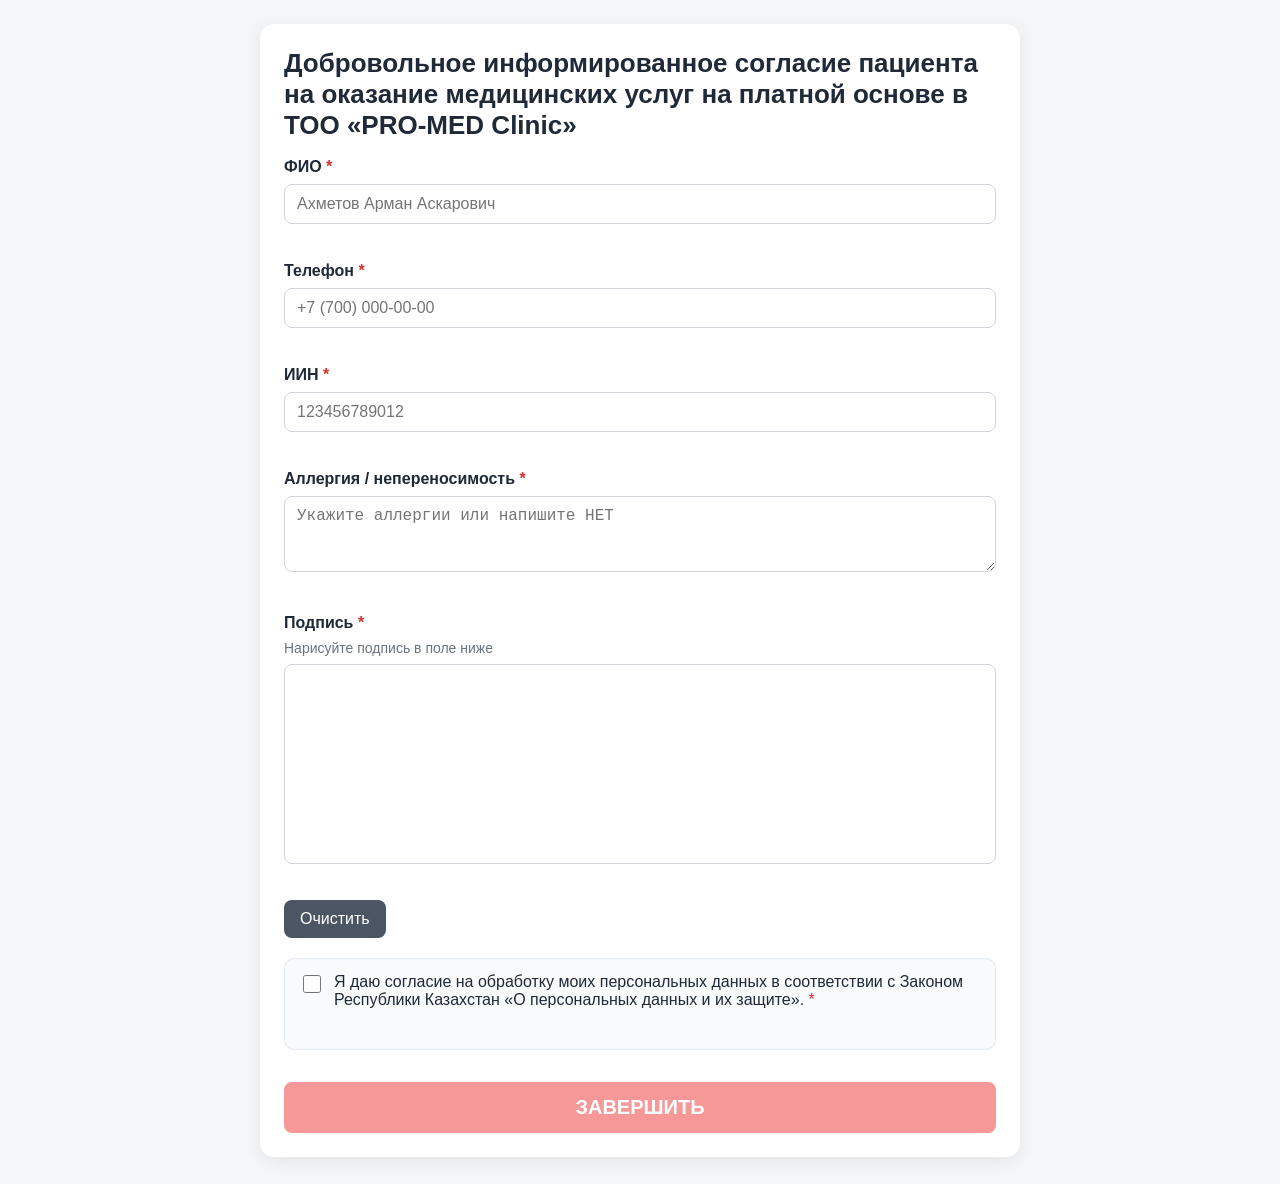
<file: index.html>
<!DOCTYPE html>
<html lang="ru">
<head>
  <meta charset="UTF-8" />
  <meta name="viewport" content="width=device-width, initial-scale=1.0" />
  <title>Согласие на обработку персональных данных</title>
  <link rel="stylesheet" href="style.css" />
</head>
<body>
  <div class="container">
    <h1>Добровольное информированное согласие пациента на оказание медицинских услуг на платной основе в ТОО
        «PRO-MED Clinic»
</h1>

    <form id="consentForm" novalidate>
      <!-- ФИО -->
      <div class="form-group">
        <label for="fio">ФИО <span class="required">*</span></label>
        <input type="text" id="fio" placeholder="Ахметов Арман Аскарович" autocomplete="name" />
        <div id="fio-error" class="error-text"></div>
      </div>

      <!-- Телефон -->
      <div class="form-group">
        <label for="phone">Телефон <span class="required">*</span></label>
        <input type="text" id="phone" placeholder="+7 (700) 000-00-00" maxlength="18" autocomplete="tel" />
        <div id="phone-error" class="error-text"></div>
      </div>

      <!-- ИИН -->
      <div class="form-group">
        <label for="iin">ИИН <span class="required">*</span></label>
        <input type="text" id="iin" placeholder="123456789012" maxlength="12" inputmode="numeric" />
        <div id="iin-error" class="error-text"></div>
      </div>

      <!-- Аллергия -->
      <div class="form-group">
        <label for="allergy">Аллергия / непереносимость <span class="required">*</span></label>
        <textarea id="allergy" rows="3" placeholder="Укажите аллергии или напишите НЕТ"></textarea>
        <div id="allergy-error" class="error-text"></div>
      </div>

      <!-- Подпись -->
      <div class="form-group">
        <label>Подпись <span class="required">*</span></label>
        <p class="hint">Нарисуйте подпись в поле ниже</p>
        <canvas id="signatureCanvas"></canvas>
        <div id="signature-error" class="error-text"></div>
        <div class="signature-actions">
          <button type="button" id="clearSignature" class="btn-secondary">Очистить</button>
        </div>
      </div>

      <!-- Согласие на обработку ПД -->
      <div class="form-group consent-group">
        <label class="checkbox-label">
          <input type="checkbox" id="consentCheckbox" />
          <span>
            Я даю согласие на обработку моих персональных данных в соответствии
            с Законом Республики Казахстан «О персональных данных и их защите».
            <span class="required">*</span>
          </span>
        </label>
        <div id="consent-error" class="error-text"></div>
      </div>

      <!-- Кнопка отправки -->
      <button type="submit" class="btn-submit" id="submitBtn" disabled>ЗАВЕРШИТЬ</button>
    </form>

    <!-- Сообщение об ошибке -->
    <div id="errorMessage" class="alert alert-error" style="display:none;"></div>
  </div>

  <!-- Модальное окно загрузки -->
  <div id="loadingModal" class="modal" style="display:none;">
    <div class="modal-card">
      <div class="spinner"></div>
      <h3>Формируем соглашение…</h3>
      <p>Обычно это занимает меньше минуты</p>
    </div>
  </div>

  <script src="config.js"></script>
  <script src="script.js"></script>
</body>
</html>
</file>
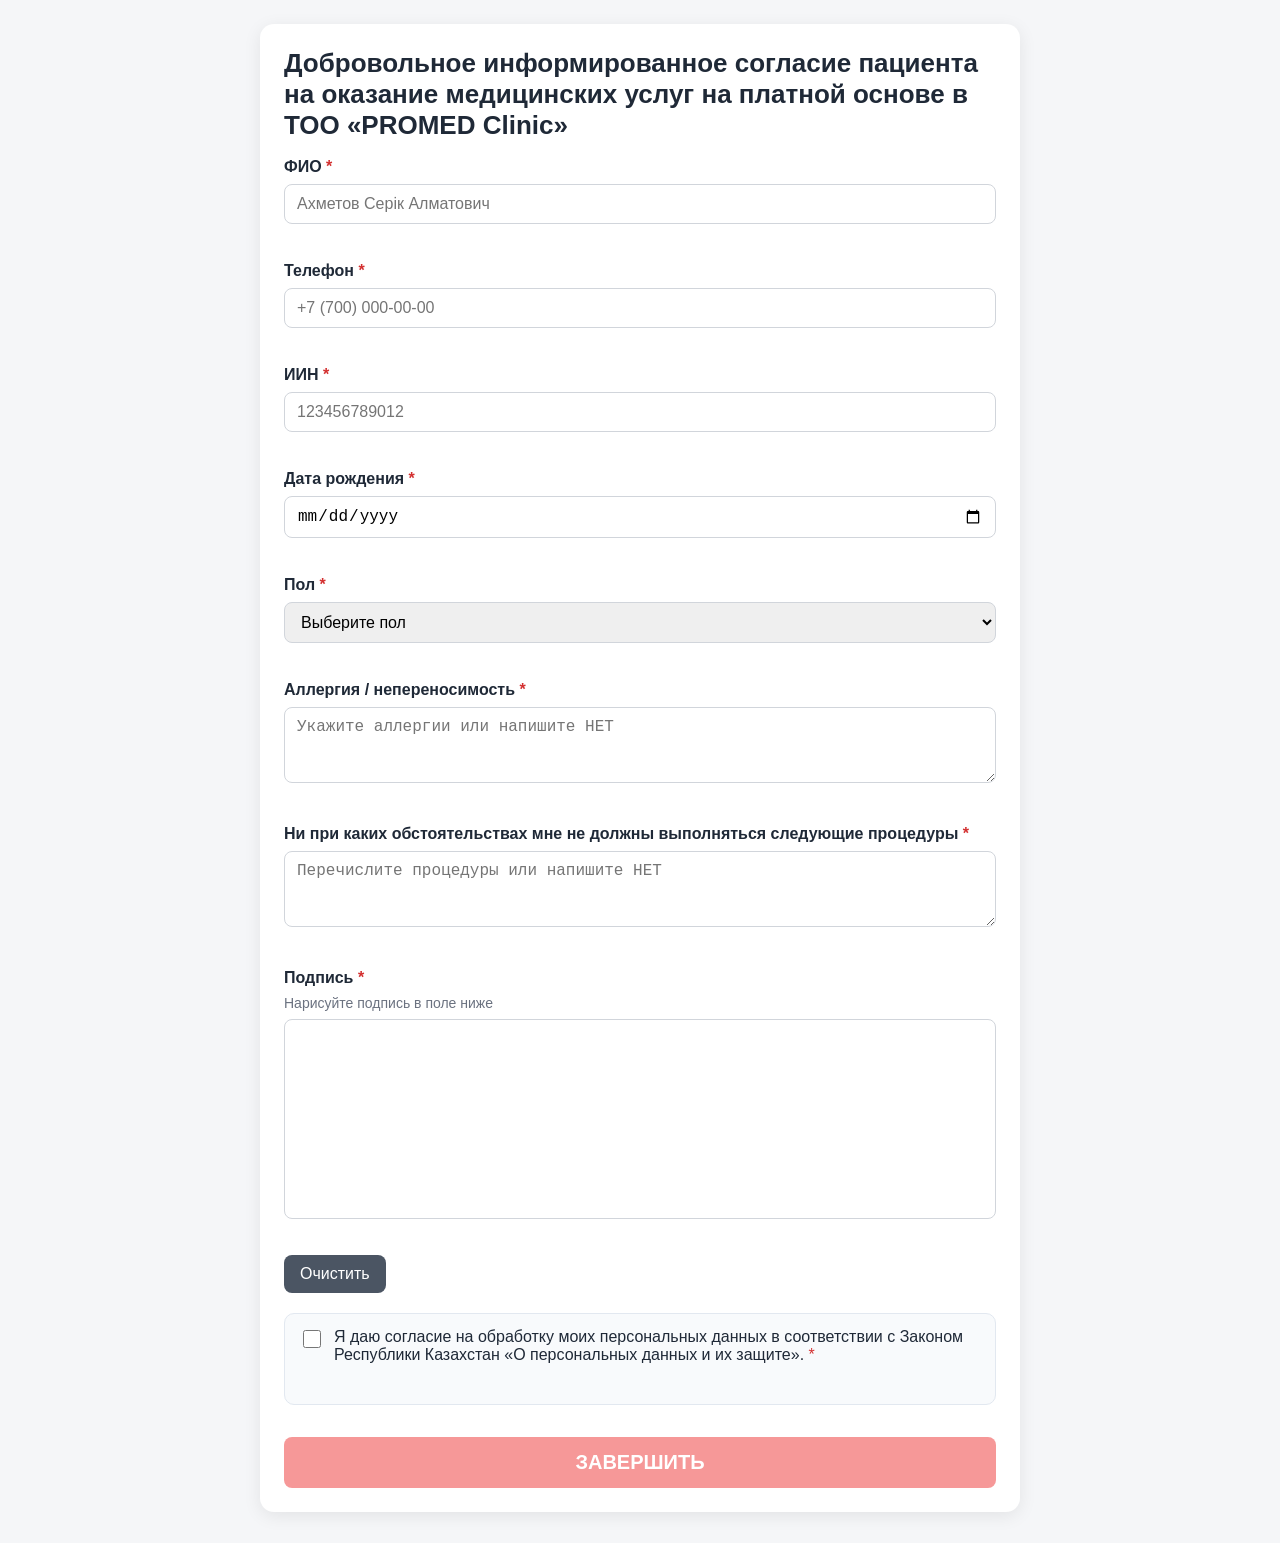
<file: frontend/index.html>
<!DOCTYPE html>
<html lang="ru">
<head>
  <meta charset="UTF-8" />
  <meta name="viewport" content="width=device-width, initial-scale=1.0" />
  <title>Соглашение</title>
  <link rel="stylesheet" href="style.css" />
</head>
<body>
  <div class="container">
    <h1>
Добровольное информированное согласие пациента на оказание медицинских услуг на платной основе в ТОО «PROMED Clinic»</h1>

    <form id="consentForm" novalidate>
      <!-- ФИО -->
      <div class="form-group">
        <label for="fio">ФИО <span class="required">*</span></label>
        <input type="text" id="fio" placeholder="Ахметов Серік Алматович" autocomplete="name" />
        <div id="fio-error" class="error-text"></div>
      </div>

      <!-- Телефон -->
      <div class="form-group">
        <label for="phone">Телефон <span class="required">*</span></label>
        <input type="text" id="phone" placeholder="+7 (700) 000-00-00" maxlength="18" autocomplete="tel" />
        <div id="phone-error" class="error-text"></div>
      </div>

      <!-- ИИН -->
      <div class="form-group">
        <label for="iin">ИИН <span class="required">*</span></label>
        <input type="text" id="iin" placeholder="123456789012" maxlength="12" inputmode="numeric" />
        <div id="iin-error" class="error-text"></div>
      </div>

      <!-- Дата рождения -->
      <div class="form-group">
        <label for="birthDate">Дата рождения <span class="required">*</span></label>
        <input type="date" id="birthDate" />
        <div id="birth-date-error" class="error-text"></div>
      </div>

      <!-- Пол -->
      <div class="form-group">
        <label for="gender">Пол <span class="required">*</span></label>
        <select id="gender">
          <option value="">Выберите пол</option>
          <option value="male">Мужской</option>
          <option value="female">Женский</option>
        </select>
        <div id="gender-error" class="error-text"></div>
      </div>

      <!-- Аллергия -->
      <div class="form-group">
        <label for="allergy">Аллергия / непереносимость <span class="required">*</span></label>
        <textarea id="allergy" rows="3" placeholder="Укажите аллергии или напишите НЕТ"></textarea>
        <div id="allergy-error" class="error-text"></div>
      </div>

      <!-- Ограничения по процедурам -->
      <div class="form-group">
        <label for="procedure">Ни при каких обстоятельствах мне не должны выполняться следующие процедуры <span class="required">*</span></label>
        <textarea id="procedure" rows="3" placeholder="Перечислите процедуры или напишите НЕТ"></textarea>
        <div id="procedure-error" class="error-text"></div>
      </div>

      <!-- Подпись -->
      <div class="form-group">
        <label>Подпись <span class="required">*</span></label>
        <p class="hint">Нарисуйте подпись в поле ниже</p>
        <canvas id="signatureCanvas"></canvas>
        <div id="signature-error" class="error-text"></div>
        <div class="signature-actions">
          <button type="button" id="clearSignature" class="btn-secondary">Очистить</button>
        </div>
      </div>

      <!-- Согласие на обработку ПД -->
      <div class="form-group consent-group">
        <label class="checkbox-label">
          <input type="checkbox" id="consentCheckbox" />
          <span>
            Я даю согласие на обработку моих персональных данных в соответствии
            с Законом Республики Казахстан «О персональных данных и их защите».
            <span class="required">*</span>
          </span>
        </label>
        <div id="consent-error" class="error-text"></div>
      </div>

      <!-- Кнопка отправки -->
      <button type="submit" class="btn-submit" id="submitBtn" disabled>ЗАВЕРШИТЬ</button>
    </form>

    <!-- Сообщение об ошибке -->
    <div id="errorMessage" class="alert alert-error" style="display:none;"></div>
  </div>

  <!-- Модальное окно загрузки -->
  <div id="loadingModal" class="modal" style="display:none;">
    <div class="modal-card">
      <div class="spinner"></div>
      <h3>Формируем соглашение…</h3>
      <p>Обычно это занимает меньше минуты</p>
    </div>
  </div>

  <script src="config.js"></script>
  <script src="script.js"></script>
</body>
</html>
</file>
<file: style.css>
* { box-sizing: border-box; }

body {
  margin: 0;
  font-family: Arial, sans-serif;
  background: #f5f6f8;
  color: #1f2937;
}

.container {
  max-width: 760px;
  margin: 24px auto;
  background: #fff;
  padding: 24px;
  border-radius: 14px;
  box-shadow: 0 4px 18px rgba(0, 0, 0, .08);
}

h1 {
  margin-top: 0;
  font-size: 26px;
}

.form-group {
  margin-bottom: 16px;
}

label {
  display: block;
  font-weight: 600;
  margin-bottom: 8px;
}

.required {
  color: #d32f2f;
}

input[type="text"],
textarea,
select {
  width: 100%;
  border: 1px solid #d1d5db;
  border-radius: 8px;
  padding: 10px 12px;
  font-size: 16px;
  transition: border-color .2s;
}

input[type="text"]:focus,
textarea:focus {
  outline: none;
  border-color: #2f80ed;
}

textarea {
  resize: vertical;
}

input.error,
textarea.error {
  border-color: #d32f2f;
  background: #fff6f6;
}

.error-text {
  min-height: 18px;
  color: #d32f2f;
  font-size: 13px;
  margin-top: 4px;
}

.hint {
  margin: 0 0 8px;
  color: #6b7280;
  font-size: 14px;
}

/* Canvas */
#signatureCanvas {
  width: 100%;
  height: 200px;
  border: 1px solid #d1d5db;
  border-radius: 8px;
  background: #fff;
  touch-action: none;
  cursor: crosshair;
}

#signatureCanvas.has-signature {
  border-color: #2e7d32;
}

.signature-actions {
  display: flex;
  gap: 10px;
  margin-top: 10px;
}

/* Consent checkbox */
.consent-group {
  background: #f8fafc;
  border: 1px solid #e2e8f0;
  border-radius: 10px;
  padding: 14px;
  margin-top: 20px;
}

.checkbox-label {
  display: flex;
  align-items: flex-start;
  gap: 10px;
  font-weight: normal;
  cursor: pointer;
}

.checkbox-label input[type="checkbox"] {
  width: 18px;
  height: 18px;
  flex-shrink: 0;
  margin-top: 2px;
  cursor: pointer;
}

/* Buttons */
button {
  border: 0;
  border-radius: 8px;
  padding: 10px 16px;
  font-size: 16px;
  cursor: pointer;
  transition: opacity .2s;
}

button:disabled {
  opacity: 0.55;
  cursor: not-allowed;
}

.btn-secondary {
  background: #4b5563;
  color: #fff;
}

.btn-submit {
  width: 100%;
  background: #ef4444;
  color: #fff;
  font-size: 20px;
  font-weight: 700;
  margin-top: 16px;
  padding: 14px 18px;
}

/* Alerts */
.alert {
  margin-top: 16px;
  padding: 12px 16px;
  border-radius: 8px;
  font-size: 14px;
}

.alert-error {
  background: #fef2f2;
  color: #991b1b;
  border: 1px solid #fecaca;
}

/* Modal */
.modal {
  position: fixed;
  inset: 0;
  background: rgba(0, 0, 0, .45);
  display: flex;
  align-items: center;
  justify-content: center;
  z-index: 9999;
}

.modal-card {
  width: min(92vw, 420px);
  background: #fff;
  border-radius: 14px;
  padding: 32px 24px;
  text-align: center;
  box-shadow: 0 10px 30px rgba(0, 0, 0, .2);
}

.modal-card h3 {
  margin: 12px 0 8px;
}

.modal-card p {
  margin: 0;
  color: #555;
}

.spinner {
  width: 52px;
  height: 52px;
  margin: 0 auto 8px;
  border: 4px solid #eee;
  border-top-color: #2f80ed;
  border-radius: 50%;
  animation: spin .9s linear infinite;
}

@keyframes spin {
  to { transform: rotate(360deg); }
}

@media (max-width: 600px) {
  .container {
    margin: 12px;
    padding: 16px;
  }

  h1 {
    font-size: 22px;
  }
}
</file>
<file: frontend/style.css>
* { box-sizing: border-box; }

body {
  margin: 0;
  font-family: Arial, sans-serif;
  background: #f5f6f8;
  color: #1f2937;
}

.container {
  max-width: 760px;
  margin: 24px auto;
  background: #fff;
  padding: 24px;
  border-radius: 14px;
  box-shadow: 0 4px 18px rgba(0, 0, 0, .08);
}

h1 {
  margin-top: 0;
  font-size: 26px;
}

.form-group {
  margin-bottom: 16px;
}

label {
  display: block;
  font-weight: 600;
  margin-bottom: 8px;
}

.required {
  color: #d32f2f;
}

input[type="text"],
input[type="date"],
textarea,
select {
  width: 100%;
  border: 1px solid #d1d5db;
  border-radius: 8px;
  padding: 10px 12px;
  font-size: 16px;
  transition: border-color .2s;
}

input[type="text"]:focus,
input[type="date"]:focus,
select:focus,
textarea:focus {
  outline: none;
  border-color: #2f80ed;
}

textarea {
  resize: vertical;
}

input.error,
select.error,
textarea.error {
  border-color: #d32f2f;
  background: #fff6f6;
}

.error-text {
  min-height: 18px;
  color: #d32f2f;
  font-size: 13px;
  margin-top: 4px;
}

.hint {
  margin: 0 0 8px;
  color: #6b7280;
  font-size: 14px;
}

/* Canvas */
#signatureCanvas {
  width: 100%;
  height: 200px;
  border: 1px solid #d1d5db;
  border-radius: 8px;
  background: #fff;
  touch-action: none;
  cursor: crosshair;
}

#signatureCanvas.has-signature {
  border-color: #2e7d32;
}

.signature-actions {
  display: flex;
  gap: 10px;
  margin-top: 10px;
}

/* Consent checkbox */
.consent-group {
  background: #f8fafc;
  border: 1px solid #e2e8f0;
  border-radius: 10px;
  padding: 14px;
  margin-top: 20px;
}

.checkbox-label {
  display: flex;
  align-items: flex-start;
  gap: 10px;
  font-weight: normal;
  cursor: pointer;
}

.checkbox-label input[type="checkbox"] {
  width: 18px;
  height: 18px;
  flex-shrink: 0;
  margin-top: 2px;
  cursor: pointer;
}

/* Buttons */
button {
  border: 0;
  border-radius: 8px;
  padding: 10px 16px;
  font-size: 16px;
  cursor: pointer;
  transition: opacity .2s;
}

button:disabled {
  opacity: 0.55;
  cursor: not-allowed;
}

.btn-secondary {
  background: #4b5563;
  color: #fff;
}

.btn-submit {
  width: 100%;
  background: #ef4444;
  color: #fff;
  font-size: 20px;
  font-weight: 700;
  margin-top: 16px;
  padding: 14px 18px;
}

/* Alerts */
.alert {
  margin-top: 16px;
  padding: 12px 16px;
  border-radius: 8px;
  font-size: 14px;
}

.alert-error {
  background: #fef2f2;
  color: #991b1b;
  border: 1px solid #fecaca;
}

/* Modal */
.modal {
  position: fixed;
  inset: 0;
  background: rgba(0, 0, 0, .45);
  display: flex;
  align-items: center;
  justify-content: center;
  z-index: 9999;
}

.modal-card {
  width: min(92vw, 420px);
  background: #fff;
  border-radius: 14px;
  padding: 32px 24px;
  text-align: center;
  box-shadow: 0 10px 30px rgba(0, 0, 0, .2);
}

.modal-card h3 {
  margin: 12px 0 8px;
}

.modal-card p {
  margin: 0;
  color: #555;
}

.spinner {
  width: 52px;
  height: 52px;
  margin: 0 auto 8px;
  border: 4px solid #eee;
  border-top-color: #2f80ed;
  border-radius: 50%;
  animation: spin .9s linear infinite;
}

@keyframes spin {
  to { transform: rotate(360deg); }
}

@media (max-width: 600px) {
  .container {
    margin: 12px;
    padding: 16px;
  }

  h1 {
    font-size: 22px;
  }
}
</file>
